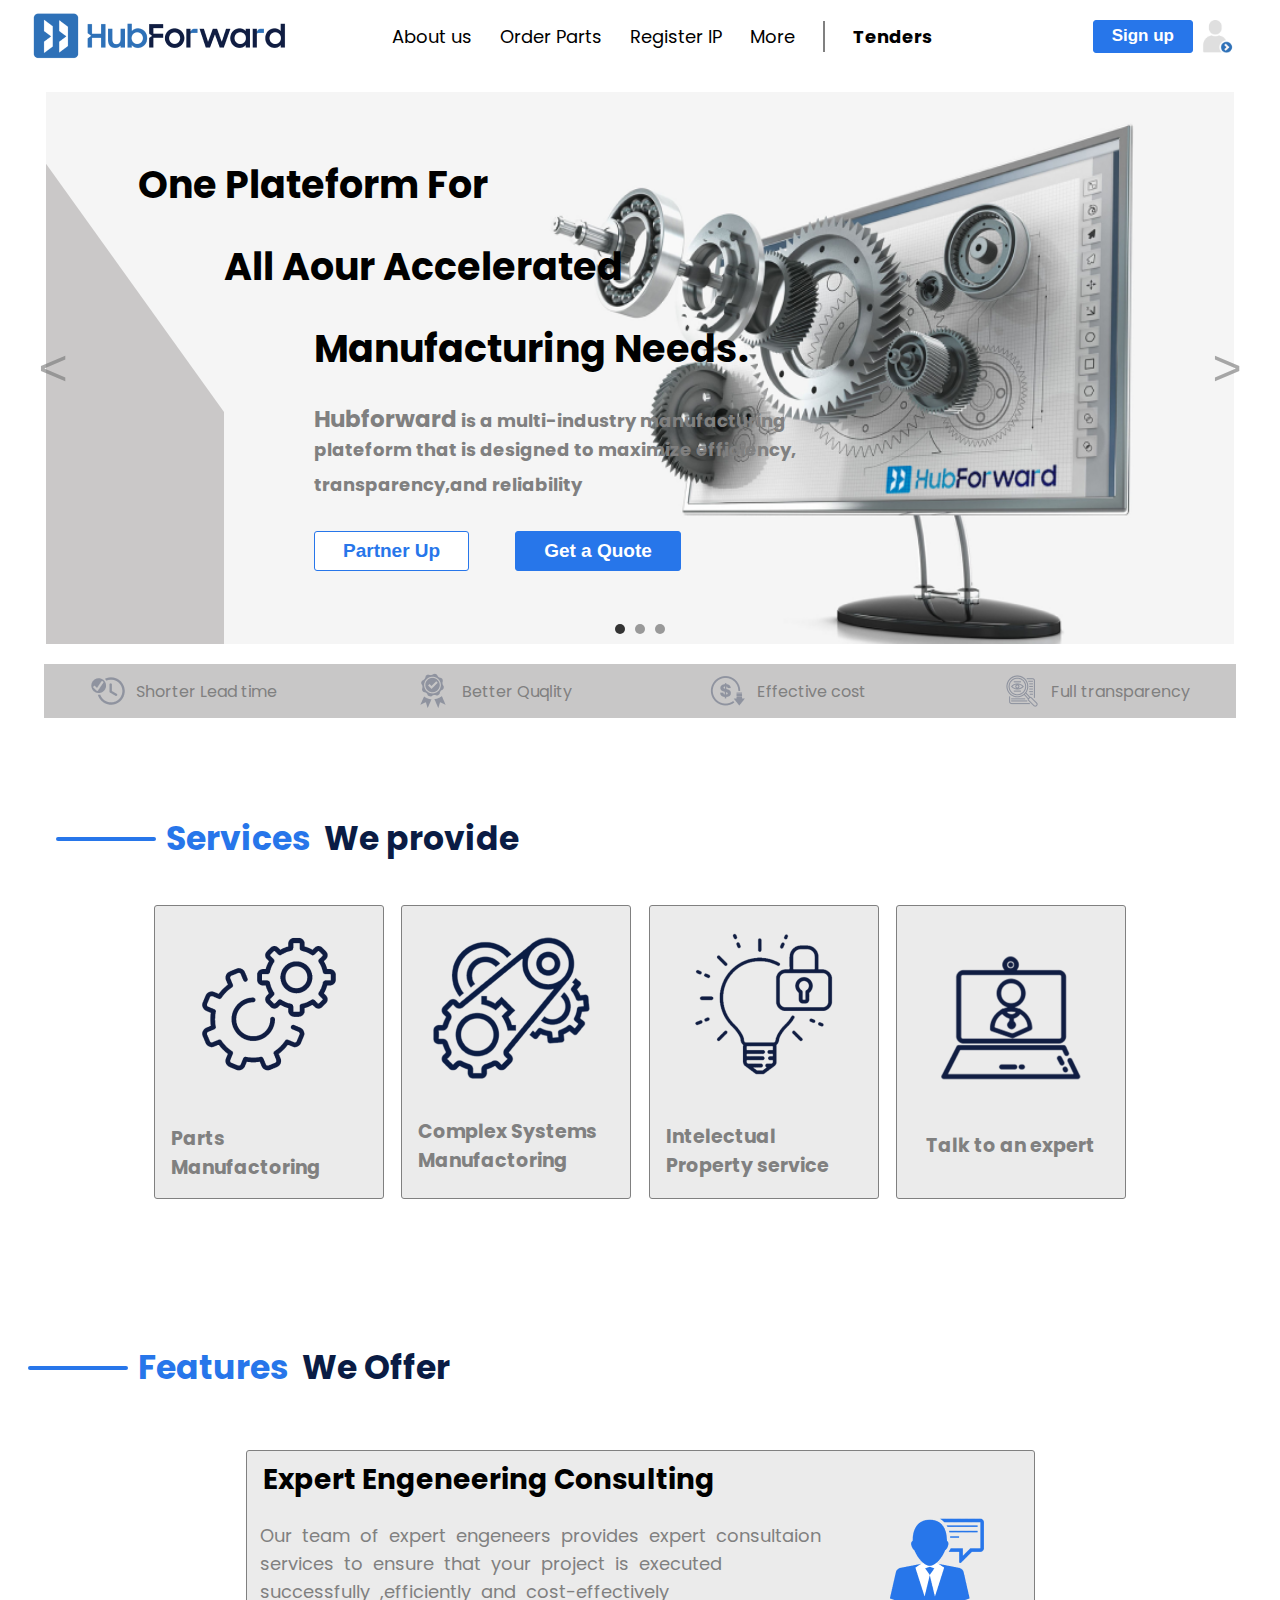
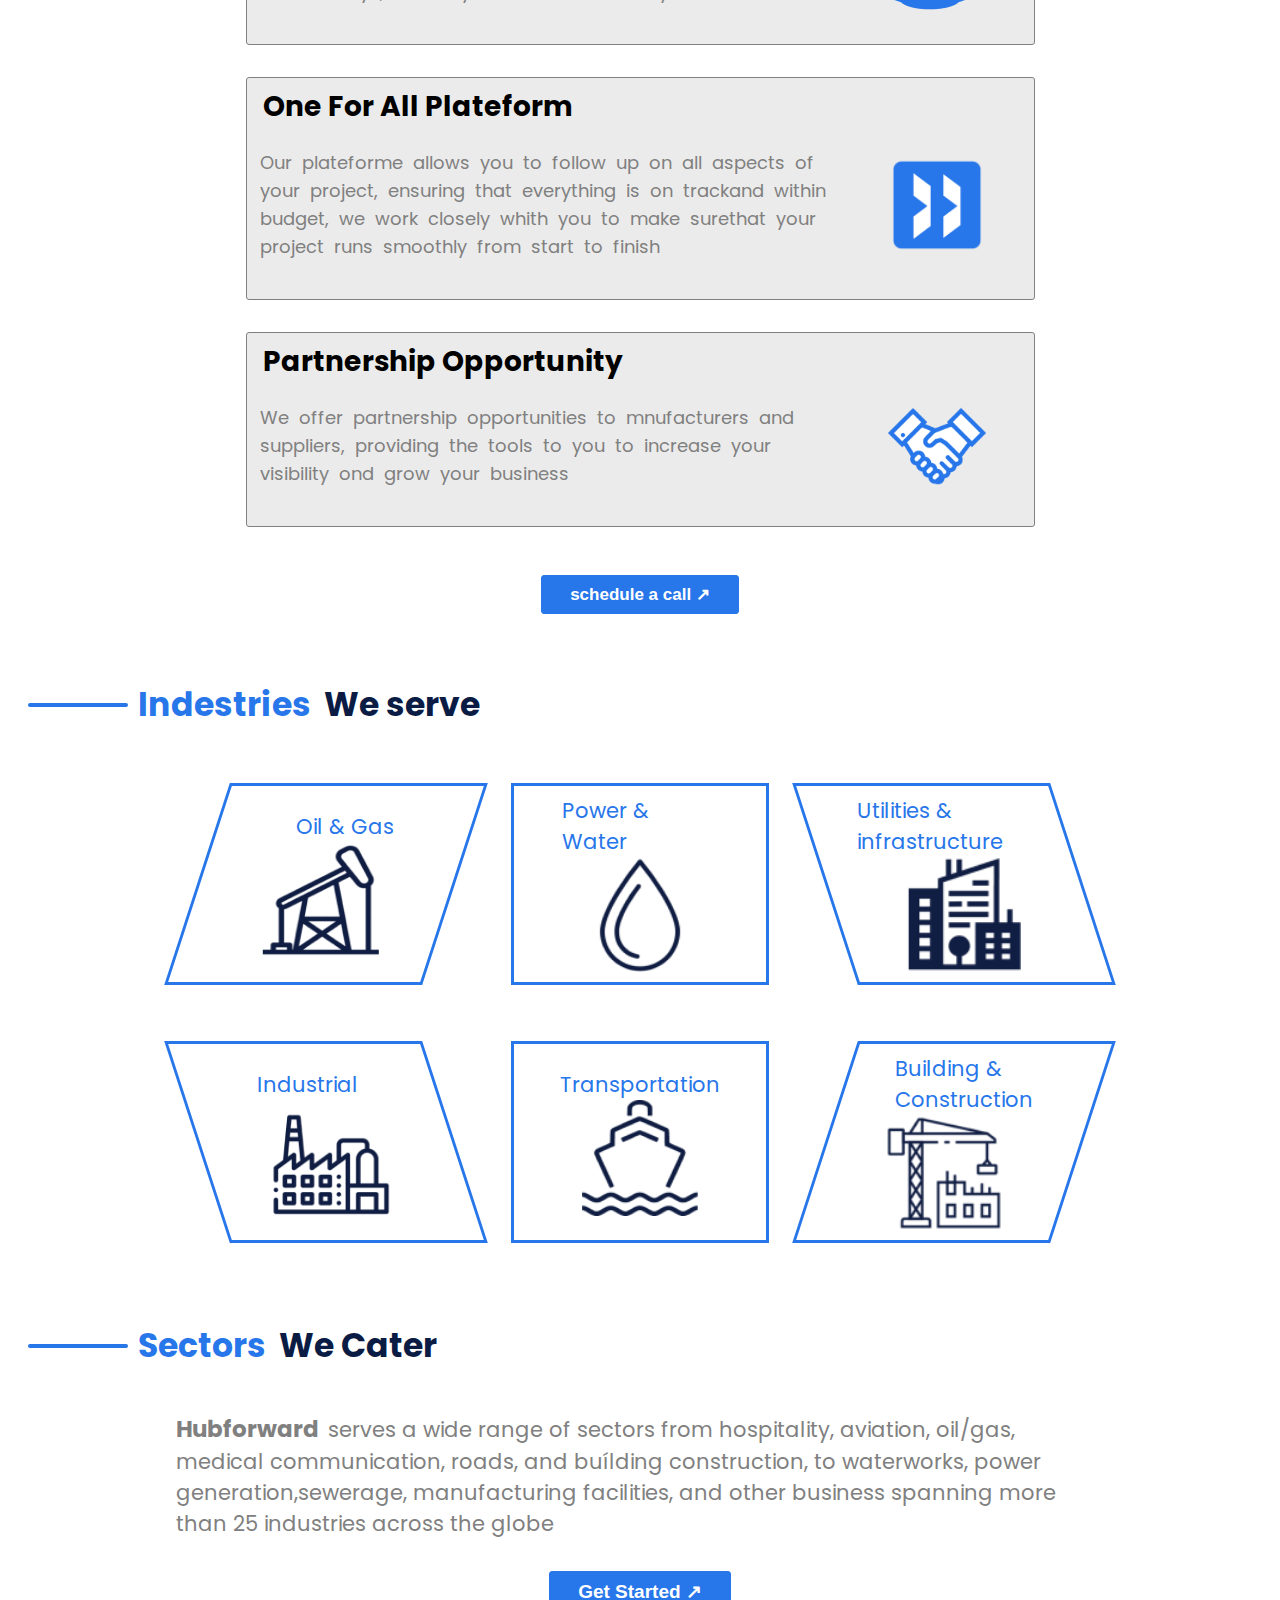
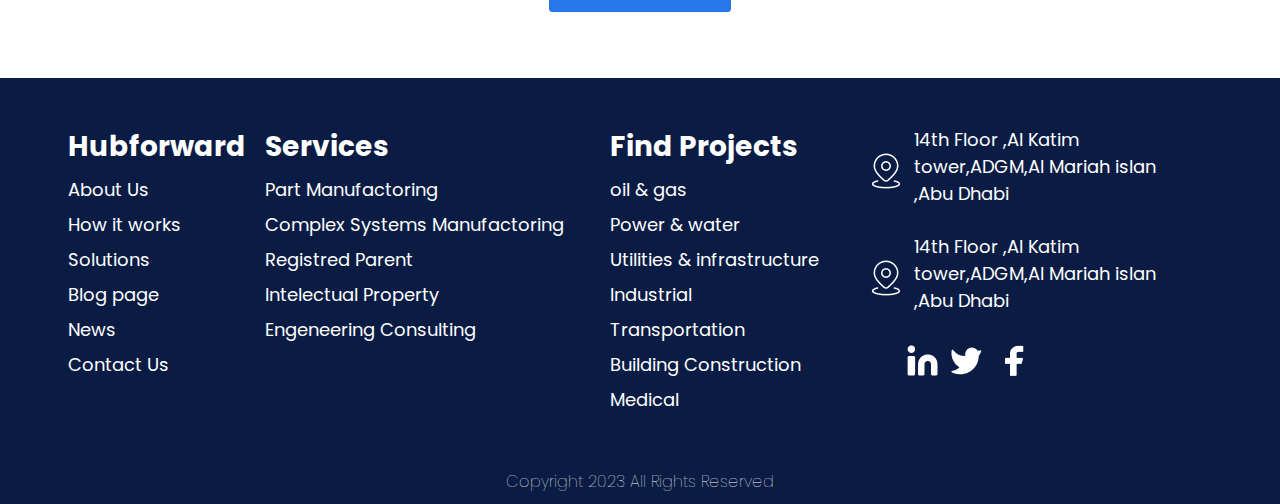
<file: Desktop/crazy task/index.html>
<!DOCTYPE html>
<html lang="en">
<head>
  <meta charset="UTF-8">
  <link rel="stylesheet" href="https://fonts.googleapis.com/css2?family=Poppins:wght@300;400;500;600;700&display=swap">
  <meta name="viewport" content="width=device-width, initial-scale=1.0">
  <link rel="stylesheet" href="style.css">

  
</head>

<body>
    
    <div class="main-container">
        <div class="header">
        <img src="imgs/mainlogo.png" alt="">
    <div class="nav-bar">
        <a href="">About us</a>
        <a href="">Order Parts</a>
        <a href="">Register IP</a>
        <a href="">More</a>

        <div class="spacer-nav-bar"></div>

        <a class="tenders" href="">Tenders</a> 

    </div>
    
   <div class="account">
    <button class="blue-button">Sign up</button>
    <img  class="user-img" src="imgs/user-login.png" alt="test">
   </div>
        </div>
        <div class="slider-container">
            <div class="slider">
              <div class="slide">
                <div class="computer-img">
                    <div class="back"></div>
                    <div class="background">
                        
                        <div class="gray-box"></div>
                        <img class="background-image" src="imgs/computerimg.png" alt="dd">
                    </div>
                    <div class="bigtxt">
                        <div><span>One Plateform For</span></div>
                        <br>
                  
                        <div class="span1"><span >All Aour Accelerated</span></div>
                        <br>
                        
                        <div class="span2" >
                            <span >Manufacturing Needs.</span>
                            <br>
                            <br>
                            
                        <div class="img-p">
                            <div>
                                <span class="hubforward">Hubforward</span>
                                <span class="paragraph">is a multi-industry manufacturing </span>
                            </div>
                        
                            <span class="paragraph">plateform that is designed to maximize efficiency,</span>
                           
                            <span class="paragraph">transparency,and reliability </span>
                            <br>
                            </div>
                        <div class="computer-img-btns">
                                <button class="white-button">Partner Up</button>
                                <button class="blue-button">Get a Quote</button>
                        </div>        
                        </div>
                        <br>
                    </div>
                   
                   
                    </div>
            </div>
              <div class="slide">
                <div class="computer-img">
                    <div class="back"></div>
                    <div class="background">
                        
                        <div class="gray-box"></div>
                        <img class="background-image" src="imgs/computerimg.png" alt="dd">
                    </div>
                    <div class="bigtxt">
                        <div><span>One Plateform For</span></div>
                        <br>
                  
                        <div class="span1"><span >All Aour Accelerated</span></div>
                        <br>
                        
                        <div class="span2" >
                            <span >Manufacturing Needs.</span>
                            <br>
                            <br>
                            
                        <div class="img-p">
                            <div>
                                <span class="hubforward">Hubforward</span>
                                <span class="paragraph">is a multi-industry manufacturing </span>
                            </div>
                        
                            <span class="paragraph">plateform that is designed to maximize efficiency,</span>
                           
                            <span class="paragraph">transparency,and reliability </span>
                            <br>
                            </div>
                        <div class="computer-img-btns">
                                <button class="white-button">Partner Up</button>
                                <button class="blue-button">Get a Quote</button>
                        </div>        
                        </div>
                        <br>
                    </div>
                   
                   
                    </div>
              </div>
              <div class="slide">
                <div class="computer-img">
                    <div class="back"></div>
                    <div class="background">
                        
                        <div class="gray-box"></div>
                        <img class="background-image" src="imgs/computerimg.png" alt="dd">
                    </div>
                    <div class="bigtxt">
                        <div><span>One Plateform For</span></div>
                        <br>
                  
                        <div class="span1"><span >All Aour Accelerated</span></div>
                        <br>
                        
                        <div class="span2" >
                            <span >Manufacturing Needs.</span>
                            <br>
                            <br>
                            
                        <div class="img-p">
                            <div>
                                <span class="hubforward">Hubforward</span>
                                <span class="paragraph">is a multi-industry manufacturing </span>
                            </div>
                        
                            <span class="paragraph">plateform that is designed to maximize efficiency,</span>
                           
                            <span class="paragraph">transparency,and reliability </span>
                            <br>
                            </div>
                        <div class="computer-img-btns">
                                <button class="white-button">Partner Up</button>
                                <button class="blue-button">Get a Quote</button>
                        </div>        
                        </div>
                        <br>
                    </div>
                   
                   
                    </div>
              </div>
             
            </div>
            <div class="slider-dots">
                <span class="slider-dot active" onclick="goToSlide(0)"></span>
                <span class="slider-dot" onclick="goToSlide(1)"></span>
                <span class="slider-dot" onclick="goToSlide(2)"></span>
                <!-- Add more dots for each slide -->
              </div>
            <button class="slider-button slider-button-left" onclick="moveSlider(-1)"><</button>
            <button class="slider-button slider-button-right" onclick="moveSlider(1)">></button>
          </div>
        
          <script>
            const slider = document.querySelector('.slider');
            const dots = document.querySelectorAll('.slider-dot');
            let currentSlide = 0;
        
            function moveSlider(direction) {
              currentSlide += direction;
              if (currentSlide < 0) {
                currentSlide = 0;
              } else if (currentSlide > slider.children.length - 1) {
                currentSlide = slider.children.length - 1;
              }
              const offset = currentSlide * 100; // Slide width is 100%
              slider.style.transform = `translateX(-${offset}%)`;
              updateDots();
            }
        
            function goToSlide(slideIndex) {
              currentSlide = slideIndex;
              const offset = currentSlide * 100; // Slide width is 100%
              slider.style.transform = `translateX(-${offset}%)`;
              updateDots();
            }
        
            function updateDots() {
              dots.forEach((dot, index) => {
                if (index === currentSlide) {
                  dot.classList.add('active');
                } else {
                  dot.classList.remove('active');
                }
              });
            }
          </script>
      
        
       <div class="img-nav-bar">
        <div class="badge">
            <img src="imgs/graybar4.png" alt="">
            <span>Shorter Lead time</span>
        </div>
        <div class="badge">
            <img src="imgs/graybar1.png" alt="">
            <span>Better Quqlity</span>
        </div>
        <div class="badge">
            <img src="imgs/graybar3.png" alt="">
            <span>Effective cost</span>
        </div>
        <div class="badge">
            <img src="imgs/graybar2.png" alt="">
            <span>Full transparency</span>
        </div>

       </div>     
       <div class="services">
        <div class="tittle">
            <div class="blue-line"></div>
            <span class="firstwrd">Services</span>
            <span class="secondwrd">We provide</span>
        </div>
        <br>
        <div class="services-details">
                 <div class="service">
                    <img src="imgs/service1.png" alt="">
                    <span>Parts Manufactoring</span>
                
                    </div>
                 <div class="service">
                    <img src="imgs/service2.png" alt="">
                    <span>Complex Systems Manufactoring</span>
                
                    </div>
                 <div class="service">
                    <img src="imgs/service3.png" alt="">
                    <span>Intelectual Property service</span>
                
                    </div>
                 <div class="service">
                    <img src="imgs/service4.png" alt="">
                    <span>Talk to an expert</span>
                
                    </div>
               
                    
                
            </div>
           
           
        </div>
        
       </div>
       <div class="features">
        <div class="tittle">
            <div class="blue-line"></div>
            <span class="firstwrd">Features</span>
            <span class="secondwrd">We Offer</span>
        </div>
        <br>
        <div class="features-details">
            <div class="feature">
                    <span class="feat-tittle">Expert Engeneering Consulting</span>
                <div class="feat-txt">
                    
                    <span class="feat-paragraph">
                        Our team of expert engeneers provides expert consultaion services to ensure that your project is executed    successfully  ,efficiently and cost-effectively
                    </span>
                    <img class="feat-img" src="imgs/feature1.png" alt="">
                </div>
                <br>
                
                
                
            </div>
            <div class="feature">
                <span class="feat-tittle">One For All Plateform</span>
            <div class="feat-txt">
                
                <span class="feat-paragraph">
                    Our plateforme allows you to follow up on all aspects of your project, ensuring that everything is on trackand within budget, we work closely whith you to make surethat your project runs smoothly from start to finish    </span>
                <img class="feat-img" src="imgs/feature2.png" alt="">
            </div>
            <br>
            
            
            
            </div>
             <div class="feature">
            <span class="feat-tittle">Partnership Opportunity</span>
        <div class="feat-txt">
            
            <span class="feat-paragraph">
                We offer partnership opportunities to mnufacturers
                and suppliers, providing the tools to you to increase
                your visibility ond grow your business
                
               
            </span>
            <img class="feat-img" src="imgs/feature3.png" alt="">
        </div>
        <br>
        
        
        
            </div>
            
        </div>
        <div class="btn-div"> 
            <button class="blue-button">schedule a call ↗</button>
        </div>
       </div>
       <div class="industries">
        <div class="tittle">
            <div class="blue-line"></div>
            <span class="firstwrd">Indestries</span>
            <span class="secondwrd">We serve</span>
        </div>
        <br>
        <div class="industries-details">

            <div class="industries-top">
               <div class="lft1">
                <div class="left">
                   
                    <span class="ind-name">Oil & Gas</span> 
                    <img class="ind-img" src="imgs/left.png" alt="">
                </div>
               </div>
                <div class="mid">
                    
                    <span class="ind-name">Power & Water</span>
                    <img class="ind-img" src="imgs/mid.png" alt="">
                </div>
              <div class="rght1">
                <div class="right">
                    <span class="ind-name">Utilities & infrastructure</span>
                    <img class="ind-img" src="imgs/right.png" alt="">
                </div>
              </div>

            </div>
            <div class="industries-bot">
                <div class="lft2">
                 <div class="left2">
                    
                     <span class="ind-name">Industrial</span> 
                     <img class="ind-img" src="imgs/left2.png" alt="">
                 </div>
                </div>
                 <div class="mid">
                     
                     <span class="ind-name">Transportation</span>
                     <img class="ind-img" src="imgs/mid2.png" alt="">
                 </div>
               <div class="rght2">
                 <div class="right2">
                     <span class="ind-name">Building & Construction</span>
                     <img class="ind-img" src="imgs/right2.png" alt="">
                 </div>
               </div>
 
             </div>


        </div>
       </div>
       <div class="sectors">
        <div class="tittle">
            <div class="blue-line"></div>
            <span class="firstwrd">Sectors</span>
            <span class="secondwrd">We Cater</span>
        </div>
        <br>
        <div class="sectors-details">
            <span class="paragraph"><span class="hubforward">Hubforward</span>  serves a wide range of sectors from hospitality, aviation, oil/gas, medical communication, roads, and buílding construction, to waterworks, power generation,sewerage, manufacturing facilities, and other business spanning more than 25 industries
            across the globe

           

    </span>
        </div>
        <div class="btn-div"> 
            <button class="blue-button">Get Started ↗</button>
        </div>
       </div>
    </div>



</body>
<footer>
    <div class="content">
        <div class="category">
            <span class="category">Hubforward</span>
            <a href="">About Us</a>
            <a href="">How it works</a>
            <a href="">Solutions</a>
            <a href="">Blog page</a>
            <a href="">News</a>
            <a href="">Contact Us</a>
        </div>
        
        <div class="category">
            <span >Services</span>
            <a href="">Part Manufactoring</a>
            <a href="">Complex Systems Manufactoring</a>
            <a href="">Registred Parent</a>
            <a href="">Intelectual Property</a>
            <a href="">Engeneering Consulting</a>
            
        </div>

        <div class="category">
            <span >Find Projects</span>
            <a href="">oil & gas</a>
            <a href="">Power & water </a>
            <a href="">Utilities & infrastructure</a>
            <a href="">Industrial</a>
            <a href="">Transportation</a>
            <a href="">Building Construction</a>
            <a href="">Medical</a>
            
        </div>
        <div class="category">
            <div class="location">
                <img src="imgs/location.png" alt="">
                <a href="">14th Floor ,Al Katim tower,ADGM,Al Mariah islan ,Abu Dhabi</a>
            </div>
            <div class="location">
                <img src="imgs/location.png" alt="">
                <a href="">14th Floor ,Al Katim tower,ADGM,Al Mariah islan ,Abu Dhabi</a>
            </div>
            <div class="social">
                <img src="imgs/likedin-icon.png" alt="">
                <img src="imgs/icon__twitter_.png" alt="">
                <img src="imgs/icon__facebook_.png" alt="">
            </div>
        </div>
    </div>
    <span class="copyright">Copyright 2023 All Rights Reserved</span>
</footer>
</html>
</file>
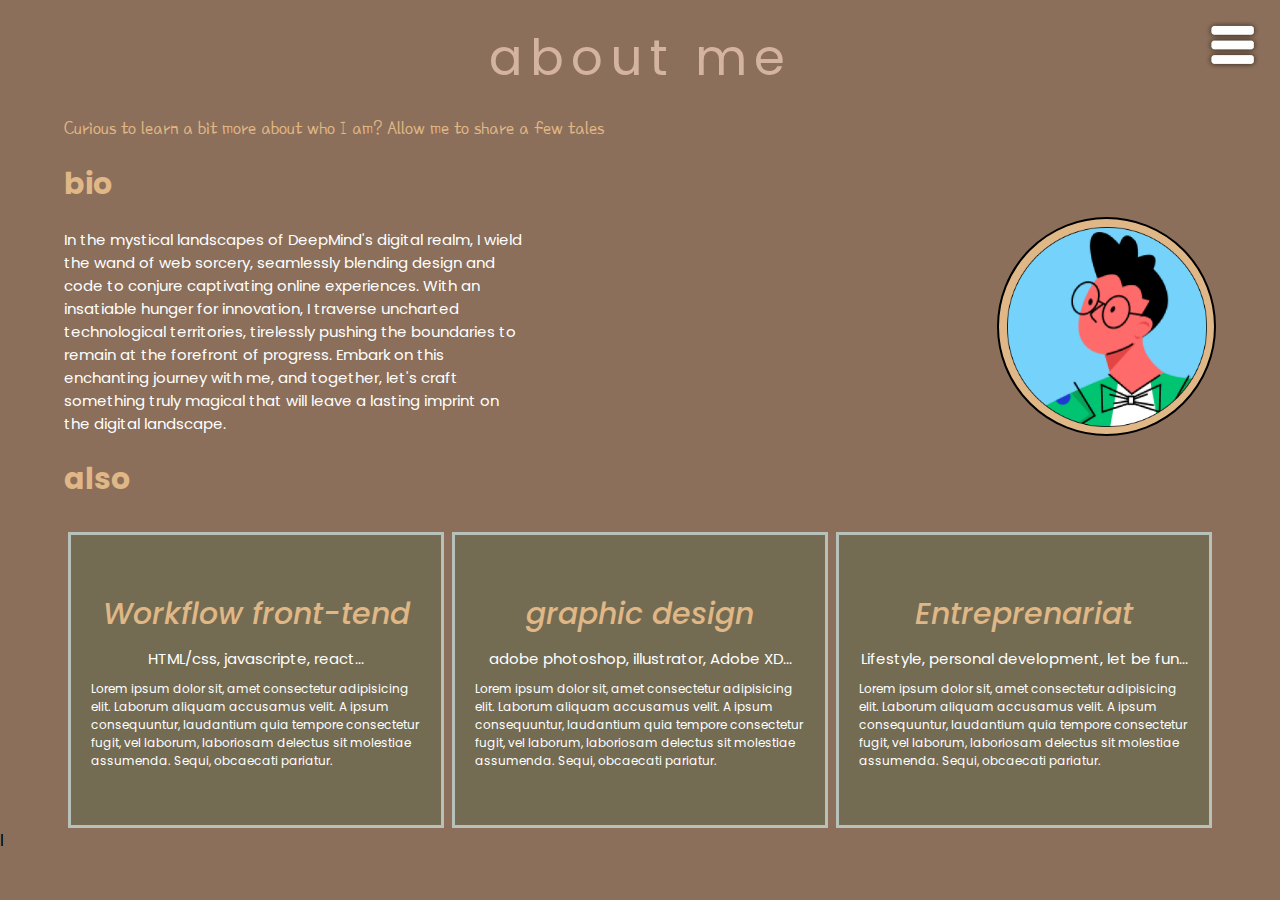
<file: Desktop/myportfolio2-main/about.html>
<!DOCTYPE html>
<html lang="en">
<head>
    <meta charset="UTF-8">
    <meta name="viewport" content="width=device-width, initial-scale=1.0">
    <link rel="stylesheet" href="about.css">
    <title>Your Page Title</title>
    <link rel="preconnect" href="https://fonts.googleapis.com">
<link rel="preconnect" href="https://fonts.gstatic.com" crossorigin>
<link rel="stylesheet" href="style.css">
<link href="https://fonts.googleapis.com/css2?family=Poor+Story&display=swap" rel="stylesheet">
<link rel="preconnect" href="https://fonts.googleapis.com">
<link rel="preconnect" href="https://fonts.gstatic.com" crossorigin>
<link href="https://fonts.googleapis.com/css2?family=Poppins:ital,wght@0,100;0,200;0,300;0,400;0,500;0,600;0,700;0,800;0,900;1,100;1,200;1,300;1,400;1,500;1,600;1,700;1,800;1,900&display=swap" rel="stylesheet">
<script src="script.js"></script>
</head>
<body>
    <div class="main">
        <div class="page_title">about me</div>
        <div class="paragraph"> Curious to learn a bit more about who I am? Allow me to share a few tales </div>
        <div class="title2">bio</div>
        <div class="bio">
            <div class="txt"> 
                <span>
              
        In the mystical landscapes of DeepMind's digital realm, I wield the wand of web sorcery, seamlessly blending design and code to conjure captivating online experiences. With an insatiable hunger for innovation, I traverse uncharted technological territories, tirelessly pushing the boundaries to remain at the forefront of progress. Embark on this enchanting journey with me, and together, let's craft something truly magical that will leave a lasting imprint on the digital landscape.
                </span>  
               </div>
               <div class="bio-img">
                <img src="imgs/avatar.png" alt="">
            </div>
      
      
        </div>
        <div class="title3">also</div>
        <div class="cards">
            <div class="card">
                <div class="card-title">Workflow front-tend</div>
                <div class="card-discrip">HTML/css, javascripte, react...</div>
                <div class="card-content">Lorem ipsum dolor sit, amet consectetur adipisicing elit. Laborum aliquam accusamus velit. A ipsum consequuntur, laudantium quia tempore consectetur fugit, vel laborum, laboriosam delectus sit molestiae assumenda. Sequi, obcaecati pariatur.</div>
            </div>
            <div class="card">
                <div class="card-title">graphic design</div>
                <div class="card-discrip">adobe photoshop, illustrator, Adobe XD...</div>
                <div class="card-content">Lorem ipsum dolor sit, amet consectetur adipisicing elit. Laborum aliquam accusamus velit. A ipsum consequuntur, laudantium quia tempore consectetur fugit, vel laborum, laboriosam delectus sit molestiae assumenda. Sequi, obcaecati pariatur.</div>
            </div>
            <div class="card">
                <div class="card-title">Entreprenariat</div>
                <div class="card-discrip">Lifestyle, personal development, let be fun...</div>
                <div class="card-content">Lorem ipsum dolor sit, amet consectetur adipisicing elit. Laborum aliquam accusamus velit. A ipsum consequuntur, laudantium quia tempore consectetur fugit, vel laborum, laboriosam delectus sit molestiae assumenda. Sequi, obcaecati pariatur.</div>
            </div>
          
            
        </div>
      
    </div>
   
    <button class="sidebar-toggle">
        <img src="imgs/menu.png" alt="Menu">
      </button>
      <aside class="sidebar">
        <div class="sidebar-content">
            <div class="img1">
                 <img  class="photo" src="imgs/avatar.png" alt="" >
            </div>
         <div class="list1">
             <ul class="links">
            <li><a href="home.html">Home</a></li>
            <li><a href="about.html">About</a></li>
            <li><a href="projects.html">Projects</a></li>
            <li><a href="contact.html">Contact</a></li>
          </ul>
         </div>
         
        </div>
      </aside>
       
    
    

</body>
</html>
l
</file>
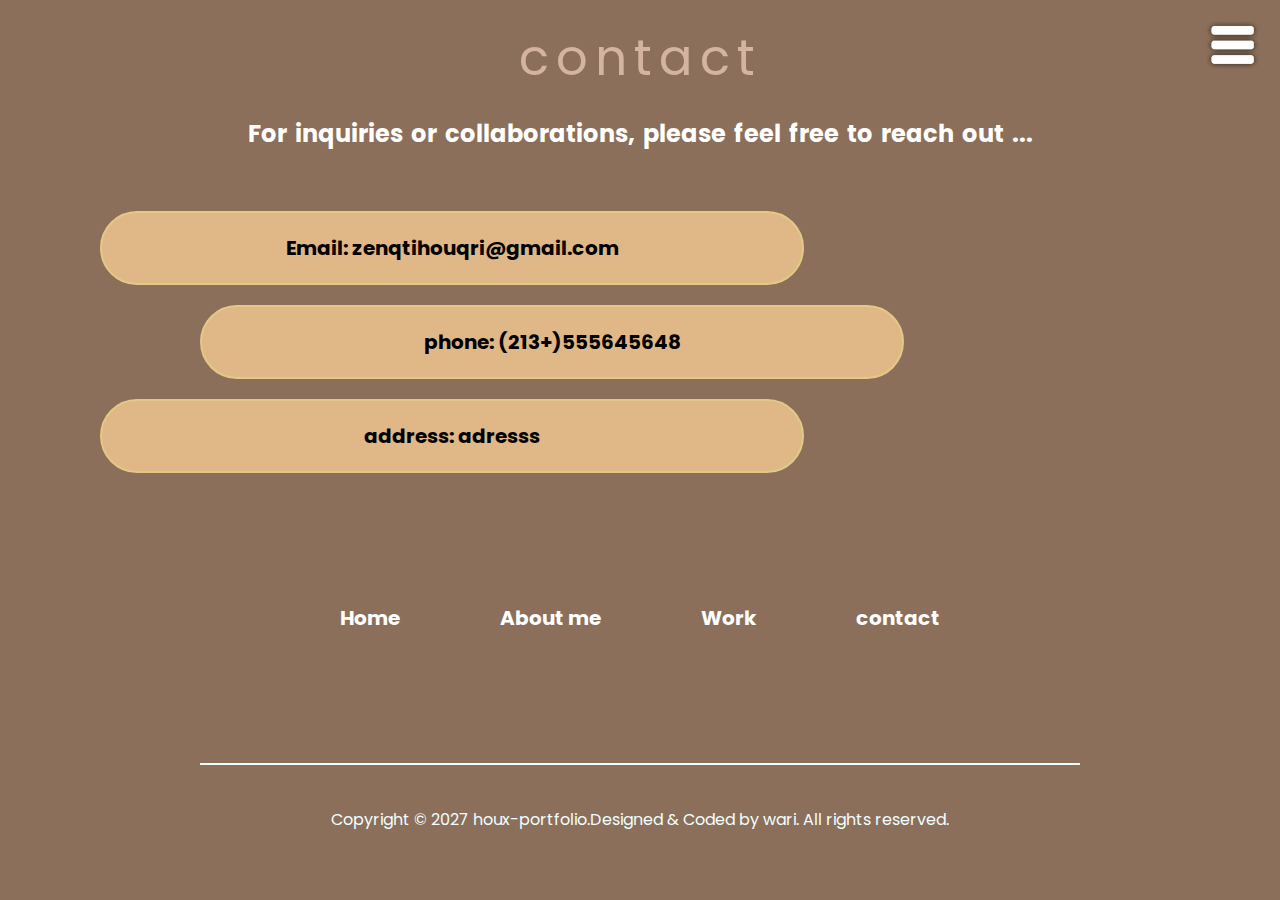
<file: Desktop/myportfolio2-main/contact.html>
<!DOCTYPE html>
<html lang="en">
<head>
    <meta charset="UTF-8">
    <meta name="viewport" content="width=device-width, initial-scale=1.0">
    <link href='https://fonts.googleapis.com/css?family=Poppins' rel='stylesheet'>
    <link rel="stylesheet" href="style.css">
    <link rel="stylesheet" href="contact.css">
    

    <script src="script.js"></script>
    <title>Document</title>
</head>
<body>
    
   <div class="main">
    <div class="page_title">contact</div>
    <div class="paragraph"><h2>For inquiries or collaborations, please feel free to reach out ... </h2></div>
    <div class="bubbles">
        <div class="bubble"><span>Email: zenqtihouqri@gmail.com</span></div>
        <div class="bubble mid"><span>phone:  (213+)555645648</span></div>
        <div class="bubble"><span>address: adresss</span></div>
    </div>
    <div class="nav-bar">
        <a class="btns" href="">Home</a>
        <a class="btns" href="">About me</a>
        <a class="btns" href="">Work</a>
        <a class="btns" href="">contact</a>

    </div>
    
   </div>
</body>
<footer>
    <div>
        <div class="footer-bar"></div>
        <div class="copyright">
            
            Copyright © 2027 houx-portfolio.Designed & Coded by wari. All rights reserved.
            
        </div>
    </div>
    <button class="sidebar-toggle">
        <img src="imgs/menu.png" alt="Menu">
      </button>
      <aside class="sidebar">
        <div class="sidebar-content">
            <div class="img1">
                 <img  class="photo" src="imgs/avatar.png" alt="" >
            </div>
         <div class="list1">
             <ul class="links">
            <li><a href="home.html">Home</a></li>
            <li><a href="about.html">About</a></li>
            <li><a href="projects.html">Projects</a></li>
            <li><a href="contact.html">Contact</a></li>
          </ul>
         </div>
         
        </div>
      </aside>
</footer>
</html>
</file>
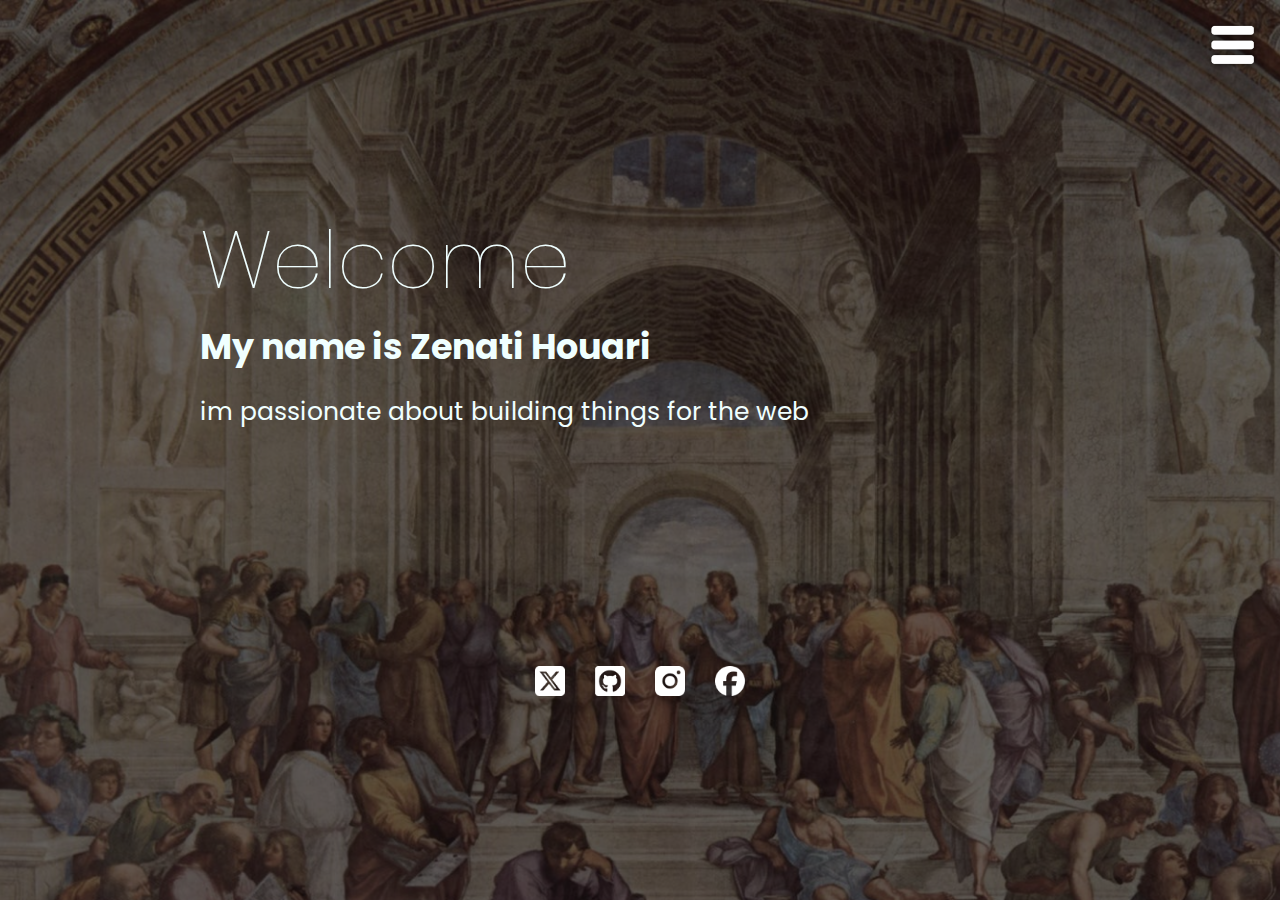
<file: Desktop/myportfolio2-main/home.html>
<!DOCTYPE html>
<html lang="en">
<head>
    <meta charset="UTF-8">
    <meta name="viewport" content="width=device-width, initial-scale=1.0">
    <link rel="stylesheet" href="style.css">
    <link rel="stylesheet" href="home.css">
    <link rel="preconnect" href="https://fonts.googleapis.com">
    <link rel="preconnect" href="https://fonts.gstatic.com" crossorigin>
    <link href="https://fonts.googleapis.com/css2?family=Poppins:ital,wght@0,100;0,200;0,300;0,400;0,500;0,600;0,700;0,800;0,900;1,100;1,200;1,300;1,400;1,500;1,600;1,700;1,800;1,900&display=swap" rel="stylesheet">
    <script src="script.js"></script>
</head>
<body>
    <div class="shadow"></div>
    <div class="content">
        <div class="title1">
            Welcome
        </div>
        <div class="paragraph">
            <span class="line1">My name is Zenati Houari  </span>
            <span class="line2">im passionate about building things for the web</span>
        </div>
        <div class="icons">
            <img class="icon" src="imgs/Vector (9).png" alt="Icon 1" class="icon">
            <img class="icon" src="imgs/Vector (8).png" alt="Icon 2" class="icon">
            <img class="icon" src="imgs/Vector (10).png" alt="Icon 3" class="icon">
            <img class="icon" src="imgs/Vector (11).png" alt="Icon 4" class="icon">
        </div>  
    </div>
    <button class="sidebar-toggle">
        <img src="imgs/menu.png" alt="Menu">
      </button>
      <aside class="sidebar">
        <div class="sidebar-content">
            <div class="img1">
                 <img  class="photo" src="imgs/avatar.png" alt="" >
            </div>
         <div class="list1">
             <ul class="links">
            <li><a href="home.html">Home</a></li>
            <li><a href="about.html">About</a></li>
            <li><a href="projects.html">Projects</a></li>
            <li><a href="contact.html">Contact</a></li>
          </ul>
         </div>
         
        </div>
      </aside>
</body>
</html>
</file>
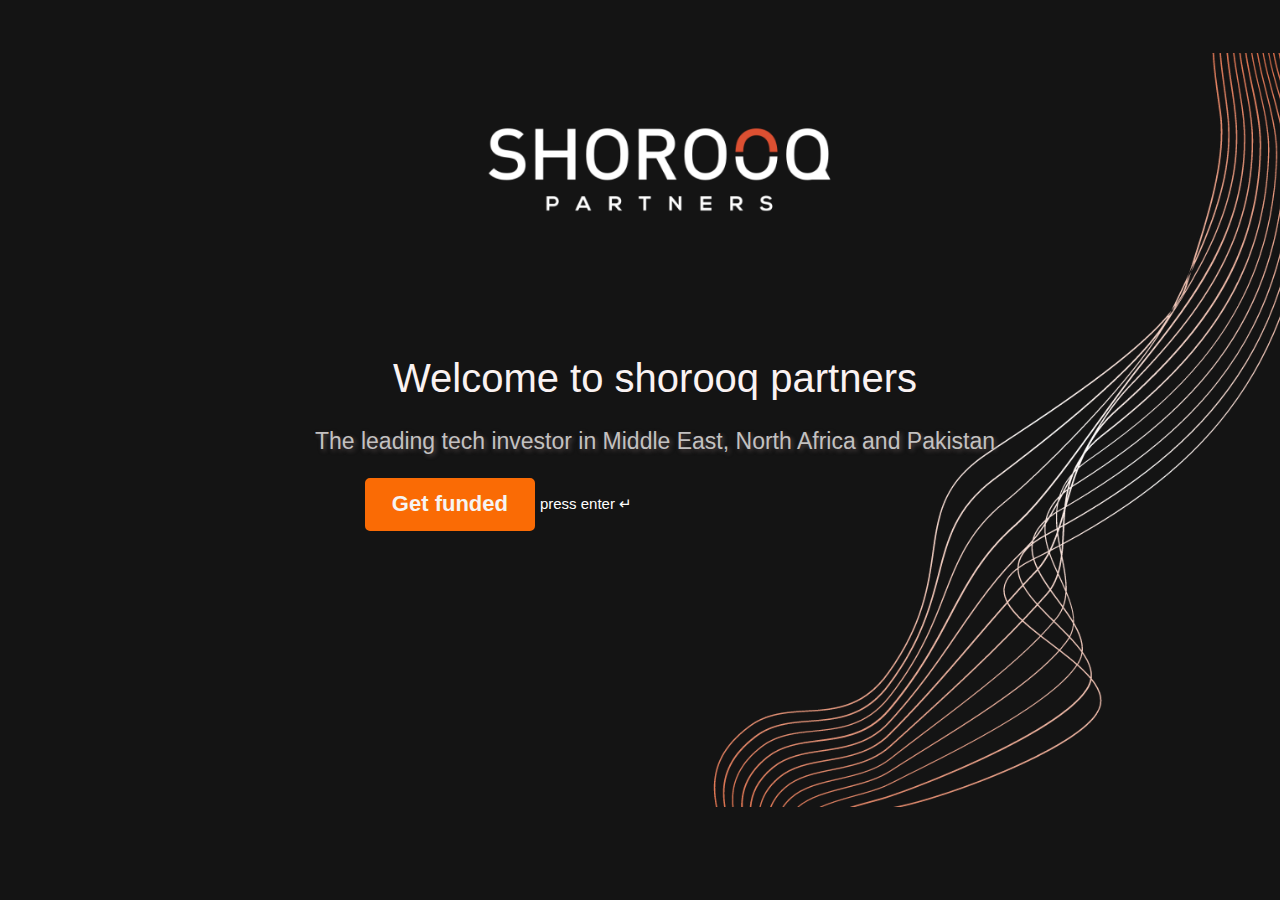
<file: Desktop/new project/drop.html>
<!doctype html>
<html lang="en">
    <head>
        <meta charset="UTF-8" />
        <meta name="viewport" content="width=device-width, initial-scale=1.0" />
        <title>Page Transition Example</title>
        <link rel="stylesheet" href="drop.css" />
    </head>
    <body>
        <div id="main-page" class="page">
            <div class="content">
                <h1>Welcome to shorooq partners</h1>
                <p>
                    The leading tech investor in Middle East, North Africa and
                    Pakistan
                </p>
                <div class="press">
                    <button id="main-btn">Get funded</button>
                    <span>press enter ↵</span>
                </div>
            </div>
        </div>

        <div id="second-page" class="page hidden">
            <div class="content2">
                <p>
                    Thank you for expressing your keen interest in sharing your
                    journey with us.
                </p>

                <p>
                    Shorooq Partners’ Bedaya Fund is the leading Seed stage
                    investor in the MENAP region. The Bedaya Fund Series invests
                    primarily in Pre-Seed to Series A startups across the MENAP
                    region with a particular focus on Fintech, Platform,
                    Software and Blockchain enabled technologies. We pride
                    ourselves as Founders’ Partners and commit to create
                    tangible and real value as your partner if we were to join
                    your journey together.
                </p>

                <p>
                    At Shorooq Partners, we hold ourselves accountable to the
                    highest standards and always ensure that we get back to
                    Founders in a timely manner. A member of the team will
                    review your application and revert back as quickly as
                    possible.
                </p>

                <p>
                    Once again, thank you for your interest in Shorooq Partners
                    and joining our ecosystem!
                </p>
                <div class="press">
                    <button id="second-btn">Love It, Lets Start!</button>
                    <span>press enter ↵</span>
                </div>
            </div>
        </div>

        <div id="third-page" class="page hidden">
            <div class="content3">
                <span>
                    1 → Are you applying for your startup or are you an advisor
                    applying on behalf of a startup?
                </span>
                <button id="third-btn1">
                    <div id="letter">A</div>
                    i am a startup founder
                    <div id="checkmark1" class="hidden2">✓</div>
                </button>
                <button id="third-btn2">
                    <div id="letter">B</div>
                    i am an advisor
                    <div id="checkmark2" class="hidden2">✓</div>
                </button>
                <button id="third-btn3">OK ✓</button>
            </div>
        </div>
        <div id="forth-page" class="page hidden">
            <div class="content4">
                <span>
                    2 → Great! Let us get to know you and your company better
                </span>
                <div class="press">
                    <button id="forth-btn">continue</button>
                    <span>press enter ↵</span>
                </div>
            </div>
        </div>
        <div id="fifth-page" class="page hidden">
            <div id="alert">
                <p>2 →Great! Let us get to know you and your company be ...</p>
            </div>
            <div class="content5">
                <span>a. What's your first name*</span>
                <form id="myForm">
                    <input
                        type="text"
                        id="answer"
                        class="input-field"
                        placeholder="Please type your answer..."
                    />
                </form>
                <div
                    id="errorMessage"
                    class="error-message"
                    style="display: none"
                >
                    <img
                        src="fluent_warning-20-filled.png"
                        alt=""
                        style="width: 20px; height: auto"
                    />
                    Please fill this in.
                </div>
                <div class="press">
                    <button id="fifth-btn" value="submit">Ok ✓</button>
                    <span>press enter ↵</span>
                </div>
            </div>
        </div>
        <div id="sixth-page" class="page hidden">
            <div id="alert2">
                <p>2 →Great! Let us get to know you and your company be ...</p>
            </div>
            <div class="content6">
                <span>b. and your last name*</span>
                <form id="myForm2">
                    <input
                        type="text"
                        id="answer2"
                        class="input-field"
                        placeholder="type your answer here..."
                    />
                </form>
                <div
                    id="errorMessage2"
                    class="error-message"
                    style="display: none"
                >
                    <img
                        src="fluent_warning-20-filled.png"
                        alt=""
                        style="width: 20px; height: auto"
                    />
                    Please fill this in.
                </div>
                <div class="press">
                    <button id="sixth-btn" value="submit">Ok ✓</button>
                    <span>press enter ↵</span>
                </div>
            </div>
        </div>
        <div id="seventh-page" class="page hidden">
            <div id="alert4">
                <p>2 →Great! Let us get to know you and your company be ...</p>
            </div>
            <div class="content7">
                <span>c. and your company website</span>
                <form id="myForm3">
                    <input
                        type="text"
                        id="answer3"
                        class="input-field"
                        placeholder="https://"
                    />
                </form>
                <div
                    id="errorMessage3"
                    class="error-message"
                    style="display: none"
                >
                    <img
                        src="fluent_warning-20-filled.png"
                        alt=""
                        style="width: 20px; height: auto"
                    />
                    Please fill this in.
                </div>
                <div
                id="error-message4"
                style="display: none;"
            >
                <img
                    src="fluent_warning-20-filled.png"
                    alt=""
                    style="width: 20px; height: auto"
                />
                Hmm… that web address doesn’t look right. Check for any typos or errors.
            </div>
                <div class="press">
                    <button id="btn7" value="submit">Ok ✓</button>
                    <span>press enter ↵</span>
                </div>
            </div>
        </div>
       <div id="eighth-page" class="page hidden">
        <div id="alert4">
            <p>2 →Great! Let us get to know you and your company be ...</p>
        </div>
        <div class="content8">
            <span>e. company origin</span>
            <span class="hq">where is the HQ based</span>
            <form id="form4">
        
                <input type="text" id="countryInput" name="countryInput" placeholder="Type to filter countries">
                <div id="countryList"></div>
               
              </form>
           
        
       </div>
           
      
     
     
        <div class="scroll-buttons">
            <button id="x" class="scroll-btn scrll" onclick="nextpage()">
                <div class="rotated">></div>
            </button>
            <button class="scroll-btn scrlr" onclick="prevpage()">
                <div class="rotated"><</div>
            </button>
        </div>
        <script src="drop.js"></script>
    </body>
</html>
</file>
<file: Desktop/crazy task/style.css>
:root {
    --primary-color: rgb(39,118,234);
    --secondary-color: rgb(235, 235, 235);
    --third-color: rgb(200, 199, 199);
}

footer {
    background-color: rgb(10,28,68);
    display: flex;
    flex-direction: column;
    font-family: 'Poppins', sans-serif;
}

footer .content {
    padding: 48px 68px;
    display: flex;
    justify-content: space-between;
    flex-direction: row;
}

.category {
    display: flex;
    flex-direction: column;
    max-width: 346px;
}

.category span {
    color: white;
    font-weight: bold;
    font-size: 28px;
    margin-bottom: 8px;
}

.category a {
    text-decoration: none;
    font-size: 18px;
    color: white;
    margin-bottom: 8px;
}

.location {
    display: flex;
    flex-direction: row;
    justify-content: center;
    align-items: center;
    margin-bottom: 18px;
}

.location img {
    margin-right: 8px;
}

.social {
    display: flex;
    align-items: center;
    padding: 0px 33px;
}

.social img {
    margin-left: 8px;
}
.copyright{
    color: white;
    display: flex;
    justify-content: center;
    align-items: center;
    font-weight: lighter;
    margin-bottom: 10px;
}

body {
    font-family: 'Poppins', sans-serif;
    margin: 0;
    padding: 0;
}

.blue-button {
    background-color: var(--primary-color);
    display: flex;
    border: 1px solid var(--primary-color);
    justify-content: center;
    align-items: center;
    padding: 8px 28px;
    border-radius: 3px;
    color: white;
    font-weight: bold;
    white-space: nowrap;
    font-size: 17px;
}

.white-button {
    background-color: white;
    display: flex;
    border: 1px solid var(--primary-color);
    border-color: var(--primary-color);
    justify-content: center;
    align-items: center;
    padding: 8px 28px;
    border-radius: 3px;
    color: var(--primary-color);
    font-weight: bold;
    white-space: nowrap;
}

.main-container {
    display: flex;
    justify-content: center;
    flex-direction: column;
    padding-left: 28px;
    padding-right: 28px;
    padding-bottom: 28px;
}

.header {
    background-color: white;
    display: flex;
    align-items: center;
    flex-direction: row;
    font-size: 18px;
    padding: 10px 0px;
    padding-right: 18px;
}

.nav-bar {
    display: flex;
    justify-content: start;
    align-items: center;
    width: 100%;
    padding-left: 96px;
}

.nav-bar, a {
    margin-right: 28px;
    color: black;
    text-decoration: none;
}

.spacer-nav-bar {
    content: none;
    width: 2px;
    height: 31px;
    background-color: gray;
}

.tenders {
    font-weight: bold;
    margin-left: 28px;
}

.account {
    display: flex;
}

.header .blue-button {
    margin-right: 8px;
    padding: 0px 18px;
}

.user-img {
    width: 33px;
    height: 33px;
}

.computer-img {
    display: flex;
    position: relative;
    margin: 0px 18px;
    width: 100%;
}

.background {
    position: absolute;
    display: flex;
    align-items: flex-start;
    width: 100%;
    height: 100%;
    overflow: hidden;
    z-index: -1;
}

.gray-box {
    position: relative;
    width: 15%;
    height: 100%;
    background-color: rgb(202, 200, 200);
    clip-path: polygon(0% 13%, 100% 58%, 100% 100%, 0% 100%);
}

.background-image {
    position: absolute;
    top: 0;
    left: 0;
    width: 100%;
    height: 100%;
    z-index: -2;
}

.bigtxt {
    position: relative;
    padding-bottom: 48px;
    padding-top: 48px;
    padding-left: 76px;
    display: flex;
    flex-direction: column;
    width: 100%;
    margin: 16px;
    margin-bottom: 0;
    position: relative;
    z-index: 2;
}

.bigtxt span {
    font-weight: bold;
    font-size: 38px;
    margin-bottom: 8px;
}

.bigtxt .span1 {
    margin-left: 86px;
}

.bigtxt .span2 {
    margin-left: 176px;
}

.img-p {
    display: flex;
    flex-direction: column;
}

.img-p .hubforward {
    font-size: 23px;
    color: gray;
    font-weight: bold;
}

.img-p .paragraph {
    font-size: 18px;
    color: gray;
}

.computer-img-btns {
    display: flex;
    flex-direction: row;
    width: 100%;
    justify-content: start;
}

.computer-img-btns button {
    font-size: 19px;
    margin-right: 46px;
}

.img-nav-bar {
    padding: 8px 46px;
    display: flex;
    background-color: var(--third-color);
    flex-direction: row;
    justify-content: space-between;
    margin: 46px 16px;
    margin-top: 0;
}

.badge {
    display: flex;
    align-items: center;
    color: gray;
}
.badge img{
    margin-right: 10px;
}

.services {
    flex-direction: column;
    display: flex;
    margin: 50px 28px;
    background-color: white;
}

.tittle {
    display: flex;
    flex-direction: row;
    align-items: center;
    justify-content: start;
}

.firstwrd {
    color: var(--primary-color);
    font-size: 33px;
    font-weight: bold;
    margin-right: 13px;
}

.secondwrd {
    color: rgb(10,28,68);
    font-size: 33px;
    font-weight: bold;
}

.services-details {
    flex-direction: row;
    display: flex;
    justify-content: space-between;
    padding: 0px 98px;
    margin: 16px 0px;
}

.service {
    background-color: var(--secondary-color);
    display: flex;
    justify-content: center;
    align-items: center;
    padding: 16px;
    width: 196px;
    border: solid 1px gray;
    border-radius: 3px;
    flex-direction: column;
    flex-wrap: wrap;
}

.service span {
    margin-top: 38px;
    font-size: 19px;
    font-weight: bold;
    color: gray;
}



.features {
    flex-direction: column;
    display: flex;
    margin: 50px 28px;
    background-color: white;
}

.features-details {
    display: flex;
    justify-content: center;
    align-items: center;
    flex-direction: column;
    margin: 16px 148px;
}

.feature {
    background-color: var(--secondary-color);
    border-radius: 5px;
    display: flex;
    flex-direction: column;
    margin: 16px 48px;
    border: solid 1px gray;
    border-radius: 3px;
}

.features .btn-div {
    display: flex;
    align-items: center;
    justify-content: center;
    margin: 16px 0px;
    font-size: 18px;
}

.feat-txt {
    display: flex;
    flex-direction: row;
    justify-content: center;
    align-items: center;
}

.feat-tittle {
    font-size: 28px;
    font-weight: bold;
    margin: 8px;
    margin-left: 16px;
}

.feat-paragraph {
    word-spacing: 5px;
    line-height: 28px;
    font-size: 18px;
    color: gray;
    padding: 13px;
    width: 580px;
    padding-right: 0px;
}

.feat-img {
    width: 98px;
    height: 98px;
    margin: 0px 48px;
}

.industries {
    flex-direction: column;
    display: flex;
    margin: 50px 28px;
    background-color: white;
}

.industries-details {
    display: flex;
    flex-direction: column;
    align-items: center;
    justify-content: center;
}

.industries-top {
    display: flex;
    flex: row;
}

.left, .mid, .right, .left2, .right2 {
    padding: 0px 48px;
    display: flex;
    align-items: center;
    justify-content: center;
    flex-direction: column;
    border: solid 3px var(--primary-color);
    width: 156px;
    height: 196px;
    margin: 28px;
}

.left .ind-img, .left span {
    transform: skew(18deg);
}

.lft1 {
    transform: skew(-18deg);
}

.rght1 {
    transform: skew(18deg);
}

.right .ind-img, .right span {
    transform: skew(-18deg);
}

.ind-img {
    width: 116px;
    height: 116px;
}

.ind-name {
    font-size: 21px;
    color: var(--primary-color);
}

.industries-bot {
    display: flex;
    flex: row;
}

.left2 .ind-img, .left2 span {
    transform: skew(-18deg);
}

.lft2 {
    transform: skew(18deg);
}

.right2 .ind-img, .right2 span {
    transform: skew(18deg);
}

.rght2 {
    transform: skew(-18deg);
}

.sectors {
    flex-direction: column;
    display: flex;
    margin: 50px 28px;
    background-color: white;
}

.sectors-details {
    display: flex;
    align-items: center;
    justify-content: center;
    margin: 16px 148px;
    padding-right: 16px;
}

.sectors-details .hubforward {
    font-size: 23px;
    color: gray;
    font-weight: bold;
    margin-right: 3px;
}

.sectors-details .paragraph {
    font-size: 21px;
    color: gray;
}
.sectors .btn-div {
    display: flex;
    align-items: center;
    justify-content: center;
    margin: 16px 98px;
}

.sectors .blue-button {
    font-size: 19px;
}
.slider-container {
    position: relative;
    overflow: hidden;
    width: 100%;
    margin-bottom: 20px;
    margin-top: 20px;

}

.slider {
display: flex;
transition: transform 0.3s ease-in-out;
}

.slide {
display: flex;
justify-content: center;
align-items: center;
width: 100%;

}

.slider-button {
position: absolute;
top: 50%;
transform: translateY(-50%);
width: 40px;
height: 40px;
background-color: #33333300;
color: #797979a1;
display: flex;
font-size: 50px;
padding: 0px 25px;
justify-content: center;
align-items: center;
cursor: pointer;
border: none;
outline: none;
}

.slider-button-left {
left: 0;
}

.slider-button-right {
right: 0;
}
.computer-img {
width: 100vw;
}
.slider-dots {
position: absolute;
bottom: 10px; /* Adjust the value as needed */
left: 50%;
transform: translateX(-50%);
display: flex;
justify-content: center;
z-index: 2; /* Place dots on top */
}

.slider-dot {
width: 10px;
height: 10px;
background-color: #999;
border-radius: 50%;
margin: 0 5px;
cursor: pointer;
}

.slider-dot.active {
background-color: #333;
}
.blue-line{
    content: none;
    height: 4px;
    width: 100px;
    border-radius: 25px;
    margin-right: 10px;
    background-color: var(--primary-color);
}
</file>
<file: Desktop/myportfolio2-main/about.css>
.main
{
    display: flex;
    justify-content: center;
    align-items: center;
    background-color:#8B6F5A ;
    flex-direction: column;

}
.title1
{
    display: flex;
    justify-content: center;
    align-items: center;
    flex-direction: column;
    width: 100%;
    font-size: 60px;
    color: #E0B786; 
    font-family: "Poppins", sans-serif;
    font-weight: 700;
    font-style: normal;
}
.paragraph
{  
    width:90%;
    font-size: 20px;
    font-family: 'Poppins', sans-serif;
    font-weight: bold;
    display: flex;
    justify-content: start;
    align-items: center;
    margin-top: 20px;
    color:#E0B786;
    font-family: "Poor Story", system-ui;
    font-weight: 400;
    font-style: normal;
  }
  .bio
  {
    display: flex;
    justify-content: space-between;
    align-items:center;
    flex-direction: row;
    margin-top: 10px;
    width: 90%;
  }
  .title2,.title3
  {
    display: flex;
    justify-content: center;
    align-items: start;
    flex-direction: column;
    width: 90%;
    font-size: 30px;
    color: #E0B786;
    font-family: "Poppins", sans-serif;
    font-weight: 700;
    font-style: normal;
    margin-top: 20px;
    
  }

  .txt
  {  display: flex;
   align-items: center;
    width: 40%;
    font-size: 15px;
    font-family: "Poppins", sans-serif;
    font-weight: 400;
    font-style: normal;
    color: white;
    margin-top: 10px;
  



  }
  .bio img
  {
    width: 200px;
    height: 200px;
  }
  .bio-img
  {
   
    display: flex;
    justify-content: center;
    align-items: center;
    border: 2px solid black;
    background-color: #E0B786;
    border-radius:360px;
    width: 215px;
    height: 215px;
  }
  .cards
  {
    display: flex;
    justify-content: space-around;
    align-items: start;
    width: 90%;
    flex-direction: row;
    margin-top: 30px;

   
    

  }
  .card
  {

    display: flex;
    justify-content: center;
    align-items: center;
    width: 330px;
    height: 250px;
    flex-direction: column;
    background-color: #736C52;
    border: 3px solid#B7C1BA;
    padding: 20px 20px;
  }
  .card-title
  {
    display: flex;
    justify-content: center;
    align-items: center;
    color: #E0B786;
    font-size: 30px;
    font-family: "Poppins", sans-serif;
    font-weight: 500;
    font-style: italic;


  }
 .card-discrip
 {
  color: white; 
  font-size: 15px;
  font-family: "Poppins", sans-serif;
  font-weight: 400;
  font-style: normal;
  color: white;
  margin: 10px 0px;
 }
 .card-content
 {
  color: white; 
  font-size: 12px;
  font-family: "Poppins", sans-serif;
  font-weight: 400;
  font-style: normal;
  color: white;
 }

 @media screen and (max-width: 1225px) {
    .card{
      margin-left: 5px;
      margin-right: 5px;
    }
  }
 @media screen and (max-width: 915px) {
  .card
  {
    padding-bottom: 25px;
  }
  .card-title
  {
 
    font-size: 25px;

  }
  .card-discrip
 {
  color: white; 
  font-size: 10px;
  font-family: "Poppins", sans-serif;
  font-weight: 400;
  font-style: normal;
  color: white;
  margin: 10px 0px;
 }
 }
 @media screen and (max-width: 780px) {
  .bio
  {
    display: flex;
    justify-content: center;
    flex-direction: column-reverse;
    margin-top: 40px;
  }
  .txt
  {  display: flex;
   align-items: center;
    width: 100%;
    font-size: 15px;
    font-family: "Poppins", sans-serif;
    font-weight: 400;
    font-style: normal;
    color: white;
    margin-top: 10px;
  
  }



  .cards{
    display: flex;
    justify-content: space-around;
    align-items: center;
    width: 90%;
    flex-direction: column;
    margin-top: 30px; 

  }
  .card{
    margin: 0 10px;
    margin-bottom: 20px;
  }
  }
</file>
<file: Desktop/myportfolio2-main/style.css>
body{
    display: flex;
    margin: 0;
    padding: 0;
    font-family: 'Poppins';
    flex-direction: column;
    background-color: #8B6F5A;

}
footer{
    width: 100%;
    margin: 0;
    padding: 0;
    display: flex;
    flex-direction: column;
}
.page_title{
    display: flex;
    justify-content: center;
    align-items: center;
    font-size: 50px;
    letter-spacing: 7px;
    color: #D4B3A1;
    margin-top: 20px; 

}
.sidebar {
    position: fixed;
    top: -100%; 
    left: 0;
    width: 100%;
    height: 100%;
    transition: top 0.3s ease;
    z-index: 20;
  }
  
  .sidebar.show {
    top: 0; /* Visible when toggled */
  }
  
  .sidebar-content {
    display: flex;
    flex-direction: row;
    align-items: center;
    justify-content: space-around;
    height: 100%;
   
  }
  
  .links {
    list-style-type: none;
    padding: 0;
    margin: 0;
  }
  
  .links li {
    padding: 10px;
  }
  
  .links li a {
    color: #fff;
    text-decoration: none;
  }
  
  .photo {
    
  width: 250px;
  height: 250px;
    
  }
  
  .sidebar-toggle {
    position: fixed;
    top: 10px;
    right: 10px;
    padding: 10px;
    background-color: transparent;
    color: #e6e5e5;
    border: none;
    cursor: pointer;
    z-index: 30; 
    
  }
  .sidebar-toggle img {
    width: 55px;
    height: 50px;
  }
  
  .img1
  {
    background-color: #E0B786;
    display: flex;
    justify-content: center;
    align-items: center;
    width: 50%;
    height: 100%;
    
  }
  .list1
  {
    background-color:#8B6F5A;
    display: flex;
    justify-content: center;
    align-items: center;
    width: 50%;
    height: 100%;
    font-size: 30px;
  }
  .links li a {
    color: #FFD233; 
    text-decoration: underline #FFD233; 
  
    
  }
  @media (max-width: 525px) {
    .photo{
      width: 150px;
      height: 150px;
    }
    .list1
  {
    background-color:#8B6F5A;
    display: flex;
    justify-content: center;
    align-items: center;
    width: 50%;
    height: 100%;
    font-size: 25px;
  }
  }
</file>
<file: Desktop/myportfolio2-main/contact.css>
.main{
    display: flex;
    flex-direction: column;
    justify-content: center;
    width: 100%;
    background-color: #8B6F5A;

}

.paragraph {
    display: flex;
    color: white;
    justify-content: center;
    align-items: center;
    word-spacing: 3px;
    margin-bottom: 20px; /* Add margin bottom for spacing */
}

.bubble {
    display: flex;
    flex-direction: row;
    align-items: center;
    justify-content: center;
    background-color: #E0B786;
    border: 2px solid #e1ca85;
    border-radius: 80px;
    height: 70px;
    padding: 0;
    max-width: 700px;
    font-size: 20px;
    font-weight: bold;
    margin: 20px 100px; 
}
.mid{
    margin-left: 200px;
}
.nav-bar {
    display: flex;
    flex-direction: row;
    align-items: center;
    justify-content: center;
    margin: 20px 50px; 
    padding: 70px 0px; 
}

.nav-bar a {
    color: white;
    text-decoration: none;
    font-weight: bold;
    font-size: 20px; 
    margin: 20px 50px; 
}

.footer-bar {
    display: flex;
    height: 2px;
    background-color: azure;
    margin: 20px 200px; 
}

.copyright {
    height: 70px;
    display: flex;
    flex-direction: column;
    align-items: center;
    justify-content: center;
    color: azure;
    margin-top: 20px; 
}

/* Media Query for smaller screens */
@media only screen and (max-width: 900px) {
    .nav-bar {
        flex-direction: column;
        align-items: center;
        justify-content: center;
    }
    .paragraph{
        margin: 0  50px;
        font-size: 11px;
    }
    .bubble{
        margin: 20px auto;
    }

    .nav-bar a {
        margin-bottom: 10px; /* Add margin bottom for spacing */
    }
    .copyright {
        margin: 0;
}
} 
@media only screen and (max-width: 370px) {
    .bubble{
        font-size: 15px;
        margin: 10px 50px;
        padding: 50px;
    }
}
</file>
<file: Desktop/myportfolio2-main/home.css>
body {
    background-image: url('imgs/homeimage.png');
    background-size: cover; 
    background-attachment: fixed; 
    max-width: 100vw;
    margin: 0;
    
}

.title1 {
    display: flex;
    justify-content: start;
    padding-left: 200px;
    color: azure;
    font-size: 80px;
    font-weight: 5;
    margin-top: 200px;
}

.paragraph {
    display: flex;
    justify-content: start;
    flex-direction: column;
    color: azure;
    padding-left: 200px;
    padding-left: 200px;
    color: azure;
    font-size: 80px;
}

.line1 {
    font-size: 35px;
    margin-bottom: 20px;
    font-weight: bold;
}

.line2 {
    font-size: 25px;
}

.icons {
    width: 100%;
    display: flex;
    justify-content: center;
    align-items: center;
    flex-direction: row;
    height: 100px;
    margin-top: 200px;
    gap: 10px;
}

.icon {
    width: 30px;
    height: 30px;
    margin: 0 10px;
}

.shadow {
    background-color: rgba(0, 0, 0, 0.61);
    content: none;
    display: flex;
    height: 100vh;
    width: 100%;
    position: relative;
    z-index: 0;
}

.content {
    position: absolute;
    z-index: 2;
    width: 100%;
    height: 100vh;
}


@media screen and (max-width: 768px) {
    .title1 {
        font-size: 40px;
        padding-left: 5%;
    }

    .paragraph {
        padding-left: 10%;
    }

    .line1 {
        font-size: 20px;
    }

    .line2 {
        font-size: 20px;
        margin-left: 2%;
    }

    .icons {
        margin-top: 100px;
    }

    .icon {
        width: 20px;
        height: 20px;
    }
}

@media screen and (max-width: 480px) {
    .title1 {
        font-size: 30px;
    }

    .paragraph {
        padding-left: 5%;
    }

    .line1 {
        font-size: 15px;
    }

    .line2 {
        font-size: 15px;
        margin-left: 2%;
    }

    .icons {
        margin-top: 150px;
    }

    .icon {
        width: 15px;
        height: 15px;
    }
}
</file>
<file: Desktop/new project/drop.css>
body {

  background-image: url('téléchargement.png');
  background-size: auto; 
  background-position: center; 
  background-repeat: no-repeat;
    font-family: "Poppins", sans-serif;
    font-weight: 400;
    font-style: normal;
 
  
}


.page {
  background-image: url('téléchargement.png');
  background-size: contain; 
  background-position: center; 
  background-repeat: no-repeat; 
  display: flex;
  justify-content: center;
  align-items: center;
  position: fixed;
  bottom: 0;
  left: 0;
  width: 100%;
  background-color: #141414;
  padding: 20px;
  transition: transform 0.5s ease;
  height: 100vh;
}
#second-page,#third-page,#forth-page,#fifth-page,#sixth-page,#seventh-page,#eighth-page
{
  background-image: url('téléchargement2.png');
  background-size: cover; 
  background-position: center; 
  background-repeat: no-repeat;
}
.hidden {
  transform: translateY(100%);
}
#main-btn:hover,#btn7:hover {
  background-color: hsl(42, 67%, 49%);
}
#second-btn:hover {
  background-color: hsl(42, 67%, 49%); 
}
#third-btn3:hover {
  background-color: hsl(42, 67%, 49%); 
}
#forth-btn:hover{
  background-color: hsl(42, 83%, 37%); 
}
#fifth-btn:hover{
  background-color: hsl(42, 67%, 49%); 
}#sixth-btn:hover{
  background-color: hsl(42, 67%, 49%); 
}




#main-btn {
  width: 170px;
  height: 53px;
  border-radius: 5px;
  color: rgb(246, 244, 242);
  background-color:#FA6B05;
  border: 2px solid#FA6B05;
  font-size: 22px;
  padding: 10px 10px;
  font-weight: bold;
  margin-left: 50px;
}
#second-btn {

  border-radius: 3px;
  color: rgb(246, 244, 242);
  background-color:#FA6B05;
  border: 2px solid#FA6B05;
  font-size: 19px;
  padding: 5px 10px;
  font-weight: bold;
  
}
#third-btn3
{ 
  padding: 5px 15px;
  border-radius: 5px;
  color: rgb(246, 244, 242);
  background-color: #FA6B05;
  border: 2px solid#FA6B05;
  font-size: 22px;
  font-weight: bold;

}
#forth-btn
{height: 45px;
  width:140px;
  border-radius: 5px;
  color: rgb(246, 244, 242);
  background-color: #FA6B05;
  border: 2px solid#FA6B05;
  font-size: 20px;
  padding: 10px 10px;
  font-weight: bold;
  display: flex;
  align-items: center;
  justify-content: center;

}

#third-btn1 ,#third-btn2
{ 
  border-radius: 5px;
  color: rgb(246, 244, 242);
  background-color: rgb(47, 47, 40);
  border: 1px solid #fbfbf9;
  font-size: 20px;
  padding: 10px 5px;
  width: 300px;
  display: flex;
  align-items: center;

}
#letter{
  padding: 2px 5px;
  margin-right: 5px;
  font-size: 17px;
  border: 1px solid hwb(0 100% 0%);
  
}
#fifth-btn,#sixth-btn,#btn7
{ 
  padding: 5px 15px;
  border-radius: 5px;
  color: rgb(246, 244, 242);
  background-color: #FA6B05;
  border: 2px solid#FA6B05;
  font-size: 23px;
  font-weight: bold;


}


.content {
  text-align: center;
  margin-right: 10px;
}

.content2 {
  margin-top: 50px;
  display: flex;
  justify-content: sen;
  align-items: center;
  flex-direction: column;
  width: 70%;
}

.content h1 {
  font-size: 40px;
  color: hwb(0 95% 2%);
  font-weight: lighter;
 
}

.content p {
  font-size: 23px;
  color: hsl(0, 2%, 76%);
  text-shadow: 2px 2px 4px rgba(137, 120, 120, 0.5);
}

.content2 p {
  display: flex;
  flex-direction: row;
  justify-content: start;
  font-size: 23px;
  width: 730px;
  color: hsl(0, 0%, 96%);
  margin-top: 0;
}
.content3,.content4,.content5,.content6,.content7,.content8
{
  display: flex;
  justify-content: start;
  align-items: start;
  flex-direction: column;
  margin-right: 100px;
  gap: 25px;
}
.content3,.content4,.content5,.content6,.content7,.content8 
{

  gap: 12px;
}
.content3 span ,.content4 span,.content5 span,.content6 span,.content7 span,.content8 span
{
  font-size: 25px;
  color: whitesmoke;
  width:595px;
  
}

.press {
  display: flex;
  justify-content: start;
  align-items: center;
  flex-direction: row;
  gap: 5px;

  max-width: 700px;
  width: 100%;
}
.content8 .hq
{
  font-size: 18px;
  color: #c1b8b8;
  font-weight: bold;
}

.press span {
  font-size: 15px;
  color: white;
}

.scroll-buttons {
  gap: 1px;
  border-radius: 5px;
  background-color: white;
  display: flex;
  position: fixed;
  bottom: 20px;
  right: 20px;
}


.scroll-btn {
  padding: 2px 12px;
  border: none;
  border-radius: 5px;
  background-color: #FA6B05;
  color: white;
  cursor: pointer;

}
.scrll{
  border-top-right-radius: 0px;
  border-bottom-right-radius: 0px;
  
}
.scrlr{
  border-top-left-radius: 0px;
  border-bottom-left-radius: 0px;
  
}
.rotated {
  padding: 0 0px;
  font-size: 20px;
  font-weight: bold;
  transform: rotate(90deg);
}
.hidden2
{
  display: none;
}
#alert
{background-color: hwb(0 22% 78%);
  display: flex;
  justify-content: center;
  align-items: center;
  color: #fffefe;
  font-size: 25px;
  height:70px;
  top: 0;
  left:0;
  width:100%;
  position: fixed;
  opacity: 0;
 
}
#alert2,#alert3,#alert4
{background-color: hwb(0 22% 78%);
  display: flex;
  justify-content: center;
  align-items: center;
  color: #fffefe;
  font-size: 25px;
  height:70px;
  top: 0;
  left: 0;
  position: fixed;
  width:100%;

}
#error-message4
{
  display: flex;
  justify-content: center;
  align-items: center;
  width: fit-content;
  height: fit-content;
  padding: 5px;
  background-color: #fcdadf;
  border-radius: 3px;
  color: brown;
  font-size: 15px;
}
#countryList {
  display: none;
  position: absolute;
  background-color: #f9f9f9;
  border: 1px solid #ccc;
  max-height: 150px;
  overflow-y: auto;
  bottom: 181px;
  background-color: gray;
}





@keyframes message 
{
  0%
  {
   transform: translateY(-50%);
   opacity: 0;
  }
  100%
  {
    transform: translateY(0);
   opacity: 1;
  }
}
.input-field {
  border: none;
  outline: none;
  background: none;
  width: 700px;
  padding: 5px;
  box-sizing: border-box;
  border-bottom: 2px solid hsl(0, 0%, 98%);
  height: 60px;
  font-size: 25px;
  color: white;
}
.input-field::placeholder {
  font-size: 25px; /
}
form{
  display: flex;
  flex-direction: column;
}
.error-message {
  display: none;
  background-color: #fcdadf;
  color: hsl(0, 96%, 35%);
  font-size: 14px;
  padding: 5px;
  border-radius: 5px;
  display: flex;
  flex-direction: row;
  gap: 10px;
  justify-content: center;
  align-items: center;
}
#error-message4
{
  display: none;
}

@media (max-width: 400px) {


  .page{
    align-items: center;
    background-size: 700px 82vh;
    background-position: 55%;
  }
  .content h1 {
    font-size:30px;
  }
  .content{
    width: 99%;
    display: flex;
    flex-direction: column;
    justify-content: center;
    align-items: center;
    margin-right: 27px;
    margin-top: 39px;
  }
  .content p {
    font-size: 20px;
  }
  #main-btn {
    width: 350px;
    height: 50px;
    margin-left: 20px;
    position: fixed;
    bottom: 20px;
    right: 10px;
  }

  .scroll-buttons {

    bottom: 80px;
    right: 20px;
  }
  .press span
  {
    display: none;
  }
  .content2  {
    margin-top: 110px;
    width: 99%;
    height: 80vh; /* Adjust height to take up more of the page */
    display: flex;
    flex-direction: column;
    justify-content: space-evenly;
    align-items: start;
  }
  
  .content2 p {
    font-size: 16px;
    width:90%;
    text-align: start; 
    line-height: 1.5; 
    margin: 0; 
    margin-bottom: 15px;
    padding: 0;
  }
  .content3 span ,.content4 span,.content5 span,.content6 span, .content7 span
{
  font-size: 20px;
  width:100%;
  padding: 5px;
  
}

#alert,#alert2,#alert3,#alert4
{
  font-size: 20px;
  height:60px;

 
}
.content6, .content7{
  width:100%;
  display: flex;
  flex-direction: column;
  align-items: center;
  justify-content: center;
  
}

.input-field {

  width: 100%;
  padding: 5px;

}

.content6, .content7{
  width: 99%;
  margin-right: 0;
  align-items: start;
}
}
</file>
